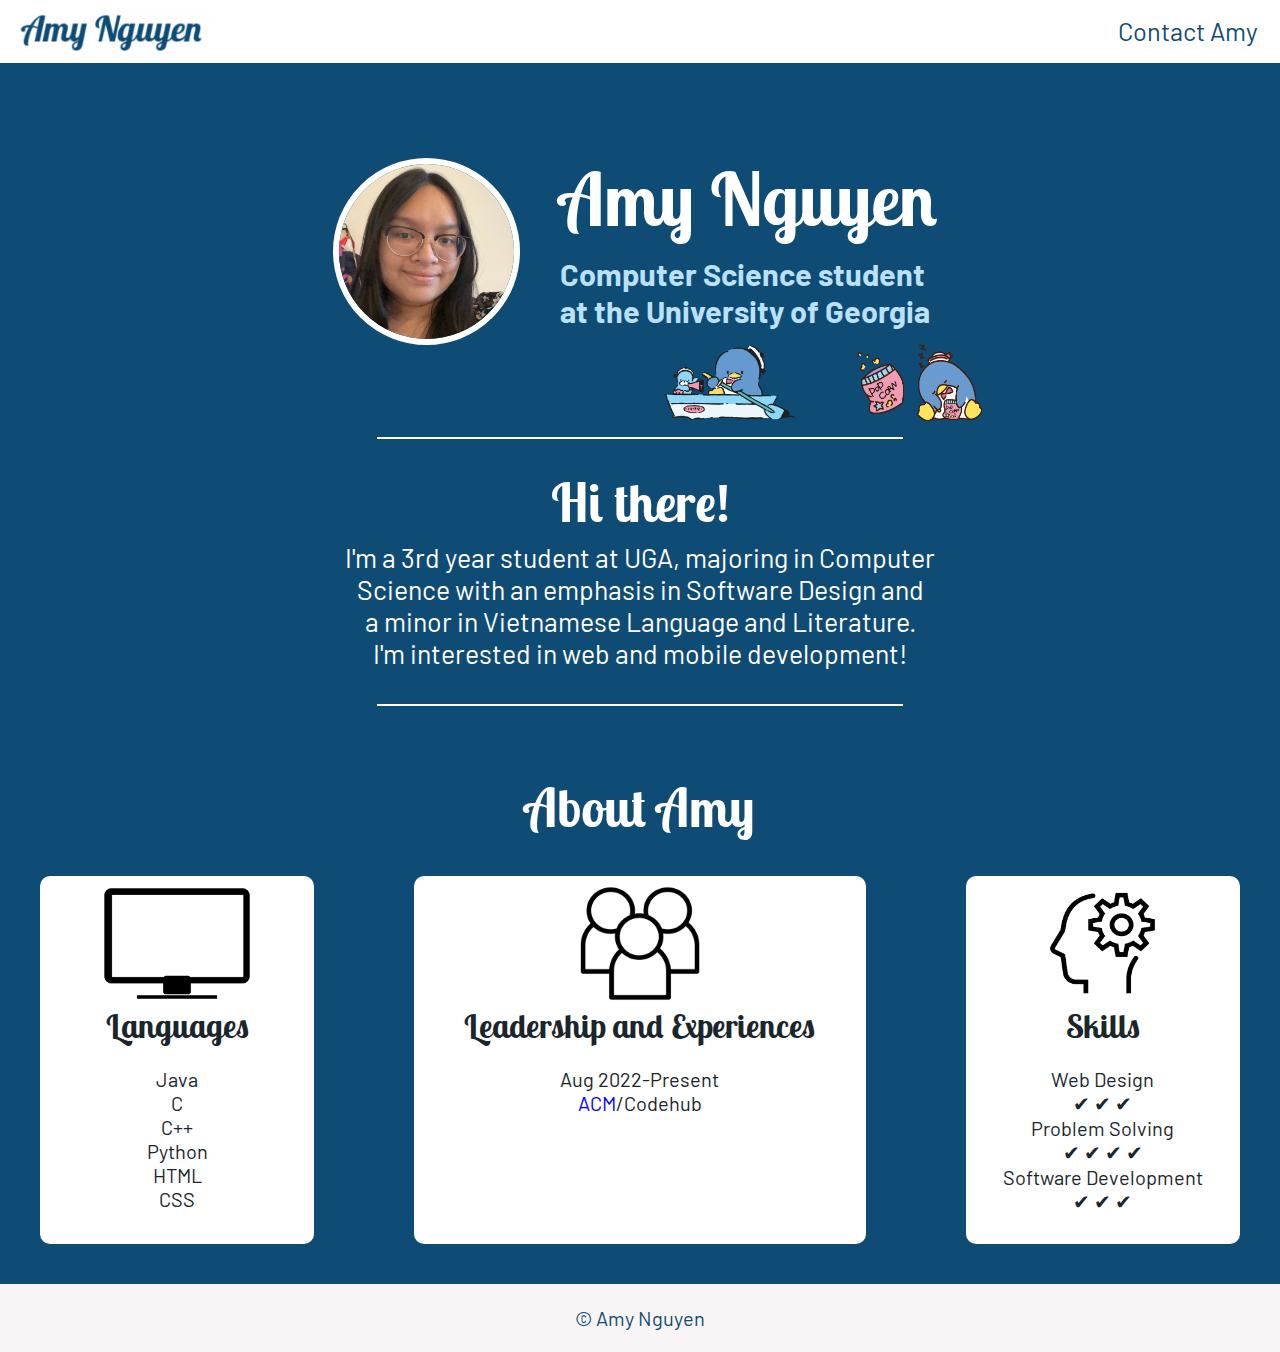
<file: index.html>
<!DOCTYPE html>
<html lang="en">
<head>
    <meta charset="UTF-8">
    <meta name="viewport" content="width=device-width, initial-scale=1.0">
    <link rel="stylesheet" href="css/style.css">
    <link rel="preconnect" href="https://fonts.googleapis.com">
    <link rel="preconnect" href="https://fonts.gstatic.com" crossorigin>
    <link href="https://fonts.googleapis.com/css2?family=Barlow:wght@200&family=Lobster+Two:ital@1&display=swap" rel="stylesheet">
    
    <title>Amy Nguyen</title>
</head>
<body class="index">
    <nav>
        <img src="images/name_logo.png" alt="Amy Nguyen's logo" width="200px" height="50px">
        <p>
            <a href="contact.html">Contact Amy</a>
        </p>
    </nav>

    <section class="heading">
        <div class="headshot">
            <img src="images/amy_nguyen_photo.jpg" alt="Amy Nguyen" width="175">
        </div>
        <div class="tuxedoSamSailing">
            <img src="images/tuxedo_sam_sailing.png" alt="Tuxedo Sam sailing" width="130">
        </div>
        <div class="tuxedoSamSleeping">
            <img src="images/tuxedo_sam_sleeping.png" alt="Tuxedo Sam sleeping" width="160" height="90">
        </div>
        <div class="headingItem">
            <h1>Amy Nguyen</h1>
            <h2>Computer Science student <br> at the University of Georgia</h2>
        </div>
    </section>
         
    <section class="bio">
        <hr>
        <h2>Hi there!</h2>
        <p>I'm a 3rd year student at UGA, majoring in Computer <br>
            Science with an emphasis in Software Design and <br>
            a minor in Vietnamese Language and Literature. <br>
             I'm interested in web and mobile development!
        </p>
        <hr>
    </section>

    <section class="aboutAmy">
        <h2>About Amy</h2>
    </section>

    <section class="three-col">

         <div class="card">
            <div>
                <img src="images/computer.png" alt="Computer" width="150" height="115">
            </div>
            <div>
                <h3>Languages</h3>
            </div>
            <div>
               <ul>
                  <li>Java</li>
                  <li>C</li>
                  <li>C++</li>
                  <li>Python</li>
                  <li>HTML</li>
                  <li>CSS</li>
              </ul>
            </div>
         </div>

         <div class="card">
            <div>
                <img src="images/people.jpeg" alt="People" width="120" height="115">
            </div>
            <div>
                <h3>Leadership and Experiences</h3>
            </div>
            <div>
                <dl>
                  <dt>Aug 2022-Present</dt>
                   <dd>
                      <a href="https://acm-uga.github.io/" target=”_blank”>ACM</a>/Codehub
                  </dd>
                 </dl>
            </div>
         </div>

        <div class="card">
            <div>
                <img src="images/skills.png" alt="Person thinking" width="120" height="115">
            </div>
            <div>
                <h3>Skills</h3>
            </div>
            <div>
                <dl>
                   <dt>Web Design</dt><dd>&#10004; &#10004; &#10004;</dd>
                  <dt>Problem Solving</dt><dd>&#10004; &#10004; &#10004; &#10004;</dd>
                  <dt>Software Development</dt><dd>&#10004; &#10004; &#10004;</dd>
                </dl>
            </div>
        </div>
    </section>

    <footer>
        <a href="contact.html">&#169; Amy Nguyen</a>
    </footer>

</body>
</html>
</file>
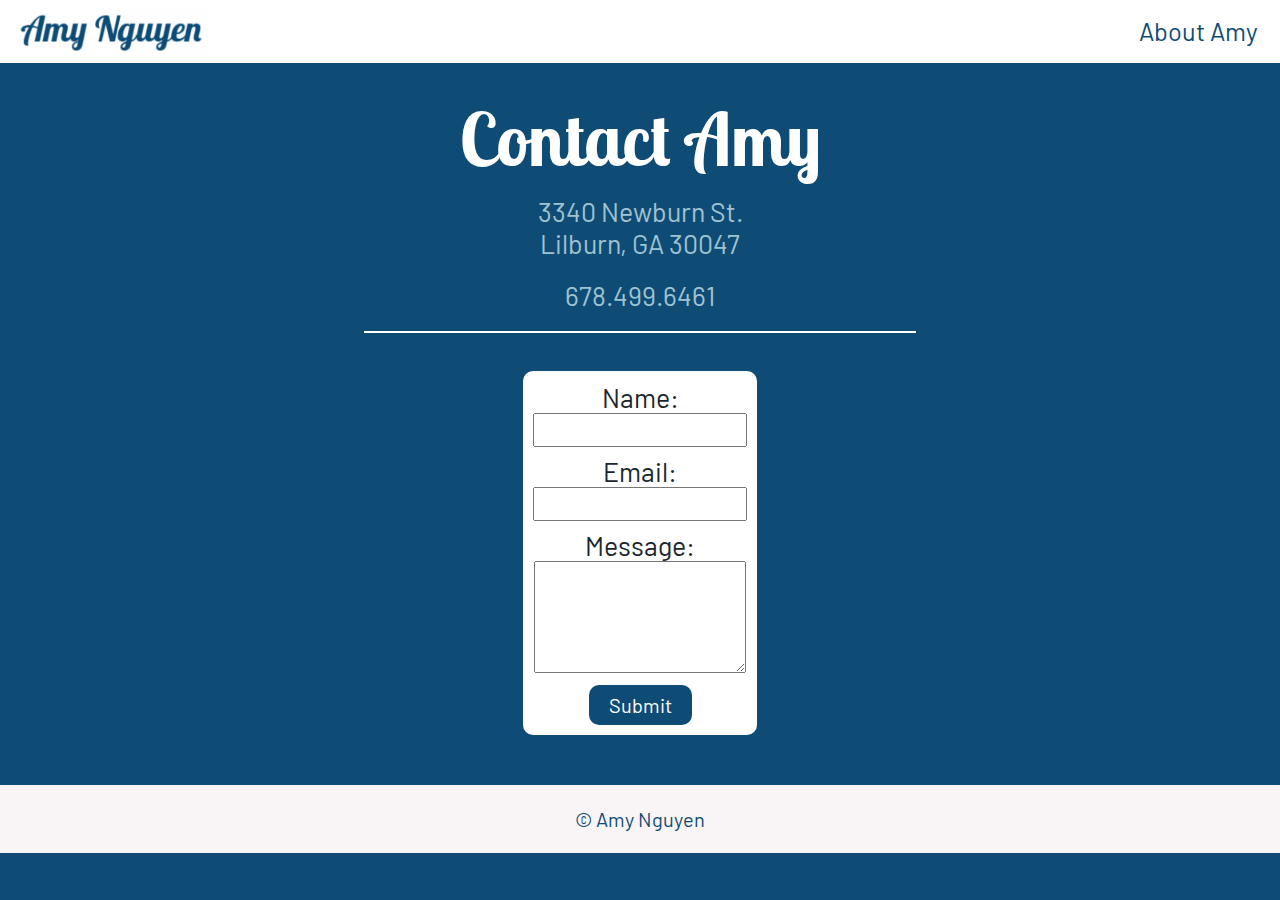
<file: contact.html>
<!DOCTYPE html>
<html lang="en">
<head>
    <meta charset="UTF-8">
    <meta name="viewport" content="width=device-width, initial-scale=1.0">
    <link rel="stylesheet" href="css/style.css">
    <link rel="preconnect" href="https://fonts.googleapis.com">
    <link rel="preconnect" href="https://fonts.gstatic.com" crossorigin>
    <link href="https://fonts.googleapis.com/css2?family=Barlow:wght@200&family=Lobster+Two:ital@1&display=swap" rel="stylesheet">
    <title>Contact Amy</title>
</head>
<body>
    <nav>
        <img src="images/name_logo.png" alt="Amy Nguyen's logo" width="200px" height="50px">
        <p>
            <a href="index.html">About Amy</a>
        </p>
    </nav>
    <div class="contactInfo">
    <h1>Contact Amy</h1>
    <p>3340 Newburn St. <br>
        Lilburn, GA 30047
    </p>
    <p>678.499.6461</p>
    <hr>
    </div>

    <div class="one-col">
        <div class="card">
            <form action="mailto:amynguyen906@gmail.com" method="post">
                <label for="name">Name:</label>
                <br>
                <input type="text" id="name" name="name">
                <br>
                <label for="email">Email:</label>
                <br>
                <input type="email" id="email" name="email">
                <br>
                <label for="message">Message:</label>
                <br>
                <textarea id="message" name="message" rows="2" cols="20"></textarea>
                <br>
                <input type="submit" value="Submit">
            </form>
        </div>
    </div>

    <footer>
        <a href="index.html">&#169; Amy Nguyen</a>
    </footer>
</body>
</html>
</file>
<file: css/style.css>
body {
    margin: 0;
    background-color: #0F4C75;
}

h1, h2, h3 {
    margin: 0;
}

li {
    list-style: none;
}

a {
    color: blue;
    text-decoration: none;
}

a:hover {
    color: black;
}

nav {
    background-color: white;
    display: flex;
    font-size: 19pt;
    justify-content: right;
}

nav a {
   padding: 6px;
   border-radius: 15px;
   color: #0F4C75;
   font-family: 'Barlow', sans-serif;
}

nav a:hover {
    color: white;
    background-color: #0F4C75;
    box-shadow: 0 3px 7px 0 rgba(0, 0, 0, .13), 0 1px 2px 0 rgba(0, 0, 0, .11);
}  

nav p {
    margin: 16px;
}

nav img {
    position: absolute;
    left: 11px;
    top: 5px;
}

.heading {
    background-color:#0F4C75;
    display: flex;
    padding: 80px 50px 50px 50px;
    
    flex-direction: row;
    justify-content: center;
   
}

.heading h1 {
    color: white;
    font-family: 'Lobster Two', cursive;
    font-size: 55pt;
    margin: 10px 10px 0 10px;
}

.heading h2 {
    color: #BBE1FA;
    font-family: 'Barlow', sans-serif;
    margin: 10px;
    font-size: 23pt;
}

.tuxedoSamSailing {
    position: absolute;
    top: 345px;
    left: 665px;
}

.tuxedoSamSleeping {
     position: absolute;
     top: 338px;
     left: 835px;
   
}

.headshot img {
    margin-right: 30px;
    margin-top: 15px;
    border-radius: 50%;
    border:white solid 6px;
}

.headingItem {
    flex-direction: column;
}

.bio {
    background-color: #0F4C75;
    text-align: center;
    padding: 30px;
}

hr {
    padding: 0;
    border: 1px solid white;
    position: relative;
    display: flex;
    justify-content: center;
    width: 43%;
}

.bio h2 {
    font-family: 'Lobster Two', cursive;
    color: white;
    font-size: 40pt;
    margin: 30px 10px 5px 10px;
}

.bio p {
    font-family: 'Barlow', sans-serif;
    color: white;
    font-size: 20pt;
    margin: 0 10px 35px 10px;
}

.aboutAmy  {
    display: flex;
    justify-content: center;
    background: #0F4C75;
    color: white;
    font-family: 'Lobster Two', cursive;
    padding: 0 30px 30px 30px;
}

.aboutAmy h2 {
    color: white;
    font-family: 'Lobster Two', cursive;
    font-size: 40pt;
    margin: 30px 30px 5px 30px;
}

input[type="submit"] {
    font-family: 'Barlow', sans-serif;
    font-size: 15pt;
    background-color: #0F4C75;;
    color: white;
    border-radius: 10px;
    padding: 8px 20px 8px 20px;
    border: none;
}

input[type="submit"]:hover {
    box-shadow: 0px 25px 80px rgba(0, 0, 0, 0.15);
    transform: scale(1.03);
}


.three-col {
    display: grid;
    grid-template-columns: 0.5fr 0.75fr 0.5fr;
    gap: 20px;
    background-color: #0F4C75;
    text-align: center;
}

.three-col h3 {
    font-family: 'Lobster Two', cursive;
    font-size: 25pt;
}

.card {
    background-color: white;
    color: #1B262C;
    border-radius: 10px;
    padding: 10px;
    margin: 0 40px 40px 40px;
    align-items: center;
    display: flex;
    flex-direction: column;
    font-family: 'Barlow', sans-serif;
    font-size: 15pt;
}

.card ul {
    padding: 0;
}

.card dd {
    margin: 0;
}

.card h3 {
    align-items: center;
}

.card li {
    text-decoration: none;
}

.contactInfo {
    text-align: center;
}
.contactInfo h1 {
    font-family: 'Lobster Two', cursive;
    color: white;
    font-size: 55pt;
    margin: 30px 10px 10px 10px;
}

.contactInfo p {
    font-family: 'Barlow', sans-serif;
    color: #A0C3D2;
    font-size: 20pt;
    margin: 0 10px 20px 10px;
}

footer {
    font-family: 'Barlow', sans-serif;
    padding: 15px;
    background-color: #F9F5F6;
    display: flex;
    justify-content: center;
    color: #A0C3D2;
    font-size: 15pt;
}

footer a {
    padding: 7px;
    border-radius: 10px;
    color: #0F4C75;
}

footer a:hover {
    color: white;
    background-color: #0F4C75;
    box-shadow: 0 3px 7px 0 rgba(0, 0, 0, .13), 0 1px 2px 0 rgba(0, 0, 0, .11);
}

.one-col {
    display: flex;
    justify-content: center;
    background-color: #0F4C75;
    padding: 30px 90px 10px 90px;
    text-align: center;
}

.one-col label {
    font-family: 'Barlow', sans-serif;
    color: #1B262C;
    font-size: 20pt;
    margin: 0 0 20px 0;
}

#name, #message, #email {
    font-size: 13pt;
    font-family: 'Barlow', sans-serif;
    padding: 5px;
    margin-bottom: 8px;
    width: 200px;
}

#message {
    height: 100px;
}

.index .card:hover{
    box-shadow: 0 3px 7px 0 rgba(0, 0, 0, .13), 0 1px 2px 0 rgba(0, 0, 0, .11);
    transform: scale(1.01);
  }
</file>
